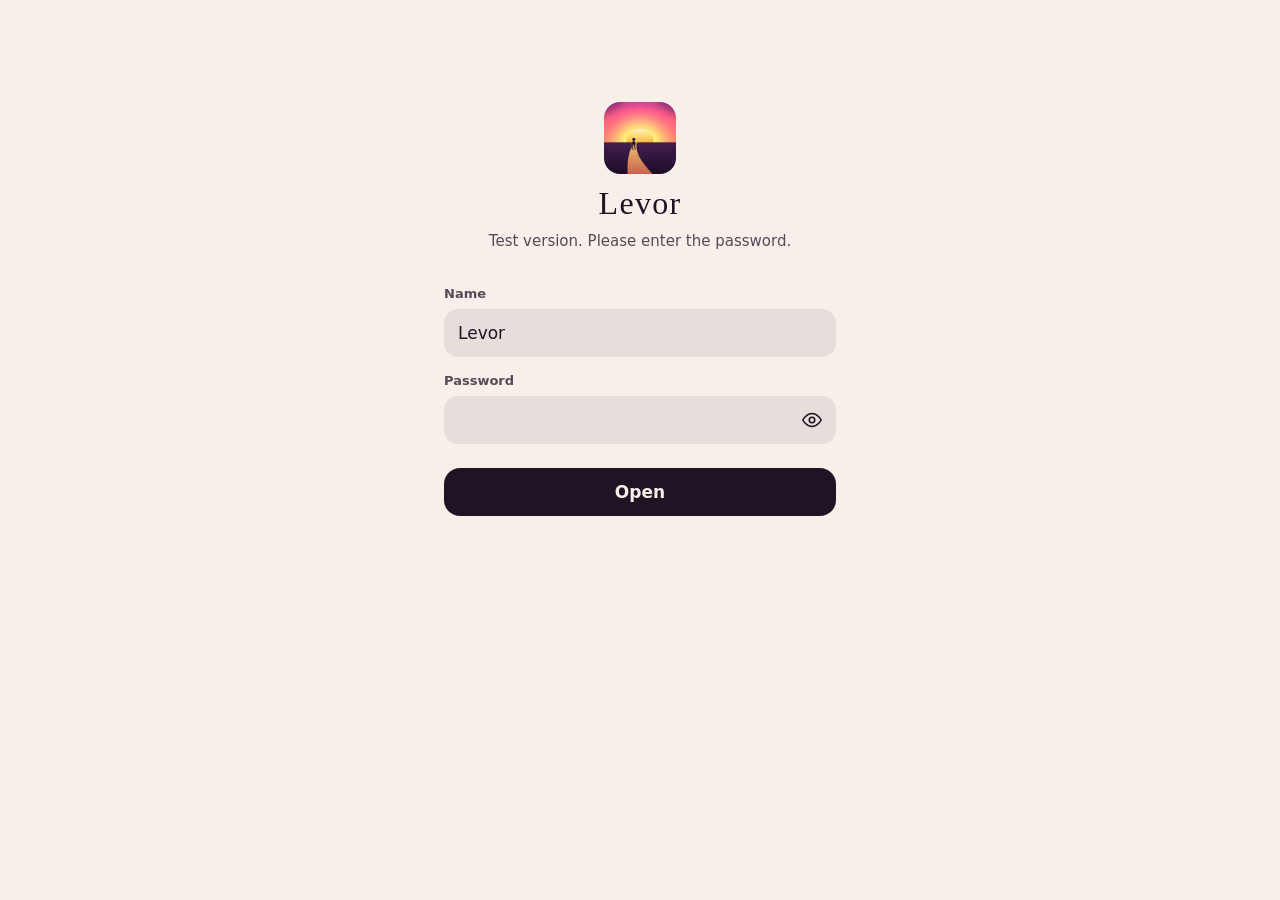
<file: levor/index.html>
<!doctype html>
<html lang="de-CH" data-modus="zugang">
<head>
  <meta charset="utf-8">
  <meta name="viewport" content="width=device-width, initial-scale=1, viewport-fit=cover">
  <!-- Nur eigene Dateien. Der Inhalt liegt verschlüsselt in inhalt.bin und wird erst nach dem Passwort als Blob geladen. -->
  <meta http-equiv="Content-Security-Policy" content="default-src 'self'; script-src 'self' blob:; style-src 'self' blob: 'unsafe-inline'; img-src 'self' blob: data:; media-src 'self' blob:; connect-src 'self'; worker-src 'self'; manifest-src 'self'; font-src 'self'; object-src 'none'; base-uri 'none'; form-action 'none'">
  <meta name="referrer" content="no-referrer">
  <!-- Die Seite soll nicht gefunden werden: Suchmaschinen sollen sie weder aufnehmen noch Links folgen. -->
  <meta name="robots" content="noindex, nofollow, noarchive, nosnippet, noimageindex">
  <meta name="color-scheme" content="light dark">
  <meta name="theme-color" content="#F7F0EA" media="(prefers-color-scheme: light)">
  <meta name="theme-color" content="#120A19" media="(prefers-color-scheme: dark)">
  <title>Levor</title>
  <link rel="manifest" href="manifest.webmanifest">
  <link rel="icon" href="symbol/levor-192.png">
  <link rel="apple-touch-icon" href="symbol/levor-192.png">
  <link rel="stylesheet" href="zugang.css">
  <script src="zugang.js" defer></script>
</head>
<body>
  <main id="zugang" class="zugang" hidden>
    <div class="zugang-kopf">
      <img src="symbol/levor-192.png" alt="" width="72" height="72">
      <h1>Levor</h1>
      <p id="zugang-hinweis"></p>
    </div>
    <form id="zugang-form" autocomplete="on" novalidate>
      <label for="zugang-name" id="zugang-name-label"></label>
      <input id="zugang-name" name="username" type="text" autocomplete="username" value="Levor" autocapitalize="off" spellcheck="false">
      <label for="zugang-passwort" id="zugang-passwort-label"></label>
      <div class="zugang-feld">
        <input id="zugang-passwort" name="password" type="password" autocomplete="current-password" required autocapitalize="off" spellcheck="false">
        <button type="button" id="zugang-auge" class="zugang-auge" aria-pressed="false"></button>
      </div>
      <p id="zugang-fehler" class="zugang-fehler" role="alert" hidden></p>
      <button type="submit" id="zugang-los" class="zugang-los"></button>
    </form>
  </main>
  <div id="app"></div>
  <noscript>Levor braucht JavaScript.</noscript>
</body>
</html>
</file>
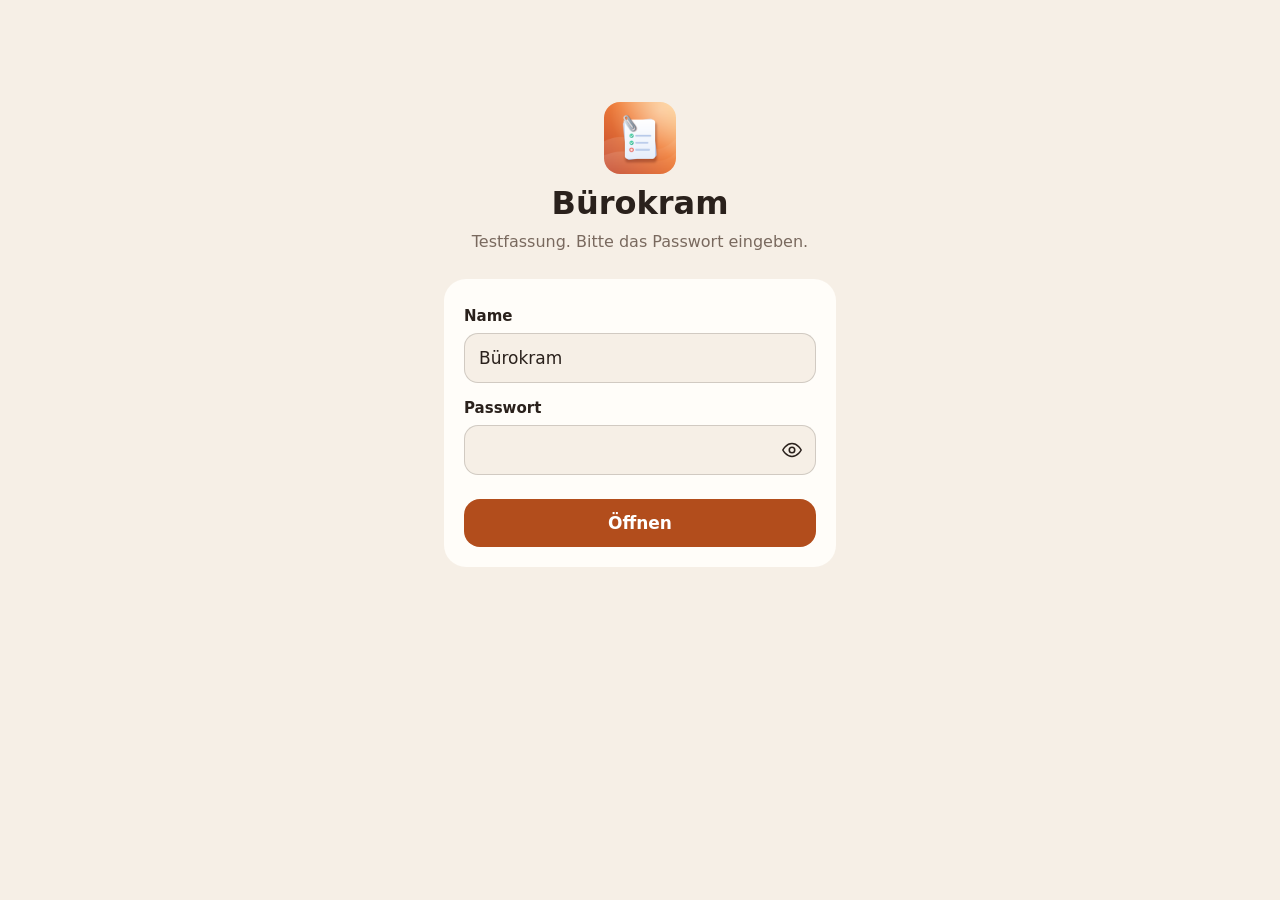
<file: post/index.html>
<!doctype html>
<html lang="de-CH">
<head>
  <meta charset="utf-8">
  <meta name="viewport" content="width=device-width, initial-scale=1, viewport-fit=cover">
  <!-- Sperrseite: Nur sie und die verschlüsselte Datei inhalt.bin liegen auf dem Server. Kein Text der App, keine Regeln,
       keine Vorlagen. Erst nach dem richtigen Passwort entsteht auf dem Gerät die App (start.html). -->
  <meta http-equiv="Content-Security-Policy" content="default-src 'self'; connect-src 'self'; script-src 'self'; style-src 'self'; img-src 'self'; worker-src 'self'; manifest-src 'self'; font-src 'self'; object-src 'none'; base-uri 'none'; form-action 'none'">
  <meta name="referrer" content="no-referrer">
  <meta name="robots" content="noindex, nofollow, noarchive, nosnippet, noimageindex">
  <meta name="color-scheme" content="light">
  <meta name="theme-color" content="#F6EFE6">
  <title>Bürokram</title>
  <link rel="manifest" href="manifest.webmanifest">
  <link rel="icon" href="symbol/symbol-192.png">
  <link rel="apple-touch-icon" href="symbol/symbol-192.png">
  <link rel="stylesheet" href="zugang.css">
  <script src="zugang.js" defer></script>
</head>
<body>
  <main id="zugang" class="zugang" hidden>
    <div class="zugang-kopf">
      <img src="symbol/symbol-192.png" alt="" width="72" height="72">
      <h1>Bürokram</h1>
      <p id="zugang-hinweis">Testfassung. Bitte das Passwort eingeben.</p>
    </div>
    <form id="zugang-form" autocomplete="on" novalidate>
      <label for="zugang-name">Name</label>
      <input id="zugang-name" name="username" type="text" autocomplete="username" value="Bürokram" autocapitalize="off" spellcheck="false">
      <label for="zugang-passwort">Passwort</label>
      <div class="zugang-feld">
        <input id="zugang-passwort" name="password" type="password" autocomplete="current-password" required autocapitalize="off" spellcheck="false">
        <button type="button" id="zugang-auge" class="zugang-auge" aria-pressed="false" aria-label="Passwort anzeigen"></button>
      </div>
      <p id="zugang-fehler" class="zugang-fehler" role="alert" hidden></p>
      <button type="submit" id="zugang-los" class="zugang-los">Öffnen</button>
    </form>
  </main>
  <p id="zugang-laedt" class="zugang-laedt" role="status">Einen Moment …</p>
  <noscript><p class="zugang-laedt">Bürokram braucht JavaScript.</p></noscript>
</body>
</html>
</file>
<file: levor/zugang.css>
/* Zugangsseite der Web-Testfassung. Farben: Platzhalter in doppelten geschweiften Klammern, tools/build_web.py setzt sie aus Shared/Palette.swift ein. */
:root {
  --z-grund: #F7F0EA;
  --z-text: #1E1424;
  --z-feld: rgba(30, 20, 36, 0.08);
  color-scheme: light dark;
}
@media (prefers-color-scheme: dark) {
  :root { --z-grund: #120A19; --z-text: #F6ECE2; --z-feld: rgba(246, 236, 226, 0.14); }
}
html, body { margin: 0; background: var(--z-grund); color: var(--z-text); }
.zugang { font-family: -apple-system, system-ui, "Segoe UI", Roboto, sans-serif; -webkit-text-size-adjust: 100%; }
[hidden] { display: none !important; }
.zugang { min-height: 100dvh; box-sizing: border-box; padding: max(48px, env(safe-area-inset-top)) 24px 32px;
  max-width: 440px; margin: 0 auto; display: flex; flex-direction: column; gap: 28px; }
.zugang-kopf { display: flex; flex-direction: column; align-items: center; gap: 10px; text-align: center; margin-top: 6vh; }
.zugang-kopf img { border-radius: 16px; }
.zugang-kopf h1 { margin: 0; font: 300 2rem/1.2 ui-serif, "New York", "Noto Serif", Georgia, serif; letter-spacing: 0.04em; }
.zugang-kopf p { margin: 0; font-size: 0.9375rem; opacity: 0.75; }
#zugang-form { display: flex; flex-direction: column; gap: 8px; }
.zugang label { font-size: 0.8125rem; font-weight: 600; opacity: 0.75; margin-top: 8px; }
.zugang input { font: inherit; font-size: 1.0625rem; color: inherit; background: var(--z-feld); border: 0; border-radius: 14px;
  padding: 14px; width: 100%; box-sizing: border-box; }
.zugang input:focus-visible, .zugang button:focus-visible { outline: 2px solid currentColor; outline-offset: 2px; }
.zugang-feld { position: relative; }
.zugang-feld input { padding-right: 52px; }
.zugang-auge { position: absolute; right: 0; top: 0; width: 48px; height: 100%; min-height: 44px; border: 0;
  background: none; color: inherit; display: flex; align-items: center; justify-content: center; cursor: pointer; }
.zugang-auge svg { width: 22px; height: 22px; }
.zugang-fehler { margin: 4px 0 0; font-size: 0.9375rem; }
.zugang-los { margin-top: 16px; font: inherit; font-weight: 600; font-size: 1.0625rem; color: var(--z-grund);
  background: var(--z-text); border: 0; border-radius: 16px; padding: 14px; min-height: 48px; cursor: pointer; }
.zugang-los[disabled] { opacity: 0.6; }
</file>
<file: post/zugang.css>
/* Sperrseite (web/zugang/index.html). Farben wie die App (Shared/Palette.swift, hell): Papier, Tinte, Akzent. */
:root {
  --z-papier: #F6EFE6;
  --z-karte: #FFFDF9;
  --z-tinte: #2A211C;
  --z-leise: #79695E;
  --z-akzent: #B24D1C;
  --z-mahnung: #BC382A;
  color-scheme: light;
}
html, body { margin: 0; background: var(--z-papier); color: var(--z-tinte); }
body { font-family: -apple-system, system-ui, "Segoe UI", Roboto, sans-serif; -webkit-text-size-adjust: 100%; }
[hidden] { display: none !important; }
.zugang { min-height: 100dvh; box-sizing: border-box; padding: max(48px, env(safe-area-inset-top)) 24px 32px;
  max-width: 440px; margin: 0 auto; display: flex; flex-direction: column; gap: 28px; }
.zugang-kopf { display: flex; flex-direction: column; align-items: center; gap: 10px; text-align: center; margin-top: 6vh; }
.zugang-kopf img { border-radius: 16px; }
.zugang-kopf h1 { margin: 0; font-size: 2rem; font-weight: 600; }
.zugang-kopf p { margin: 0; font-size: 1rem; color: var(--z-leise); }
#zugang-form { display: flex; flex-direction: column; gap: 8px; background: var(--z-karte); border-radius: 22px; padding: 20px; }
.zugang label { font-size: 0.9375rem; font-weight: 600; margin-top: 8px; }
.zugang input { font: inherit; font-size: 1.0625rem; color: inherit; background: var(--z-papier); border: 1px solid rgba(42, 33, 28, 0.18);
  border-radius: 14px; padding: 14px; width: 100%; box-sizing: border-box; min-height: 48px; }
.zugang input:focus-visible, .zugang button:focus-visible { outline: 2px solid var(--z-akzent); outline-offset: 2px; }
.zugang-feld { position: relative; }
.zugang-feld input { padding-right: 52px; }
.zugang-auge { position: absolute; right: 0; top: 0; width: 48px; height: 100%; min-height: 44px; border: 0;
  background: none; color: var(--z-tinte); display: flex; align-items: center; justify-content: center; cursor: pointer; }
.zugang-auge svg { width: 22px; height: 22px; }
.zugang-fehler { margin: 4px 0 0; font-size: 1rem; color: var(--z-mahnung); font-weight: 600; }
.zugang-los { margin-top: 16px; font: inherit; font-weight: 600; font-size: 1.0625rem; color: #FFFFFF;
  background: var(--z-akzent); border: 0; border-radius: 16px; padding: 14px; min-height: 48px; cursor: pointer; }
.zugang-los[disabled] { opacity: 0.6; }
.zugang-laedt { text-align: center; margin: 30vh 24px 0; color: var(--z-leise); font-size: 1rem; }
</file>
